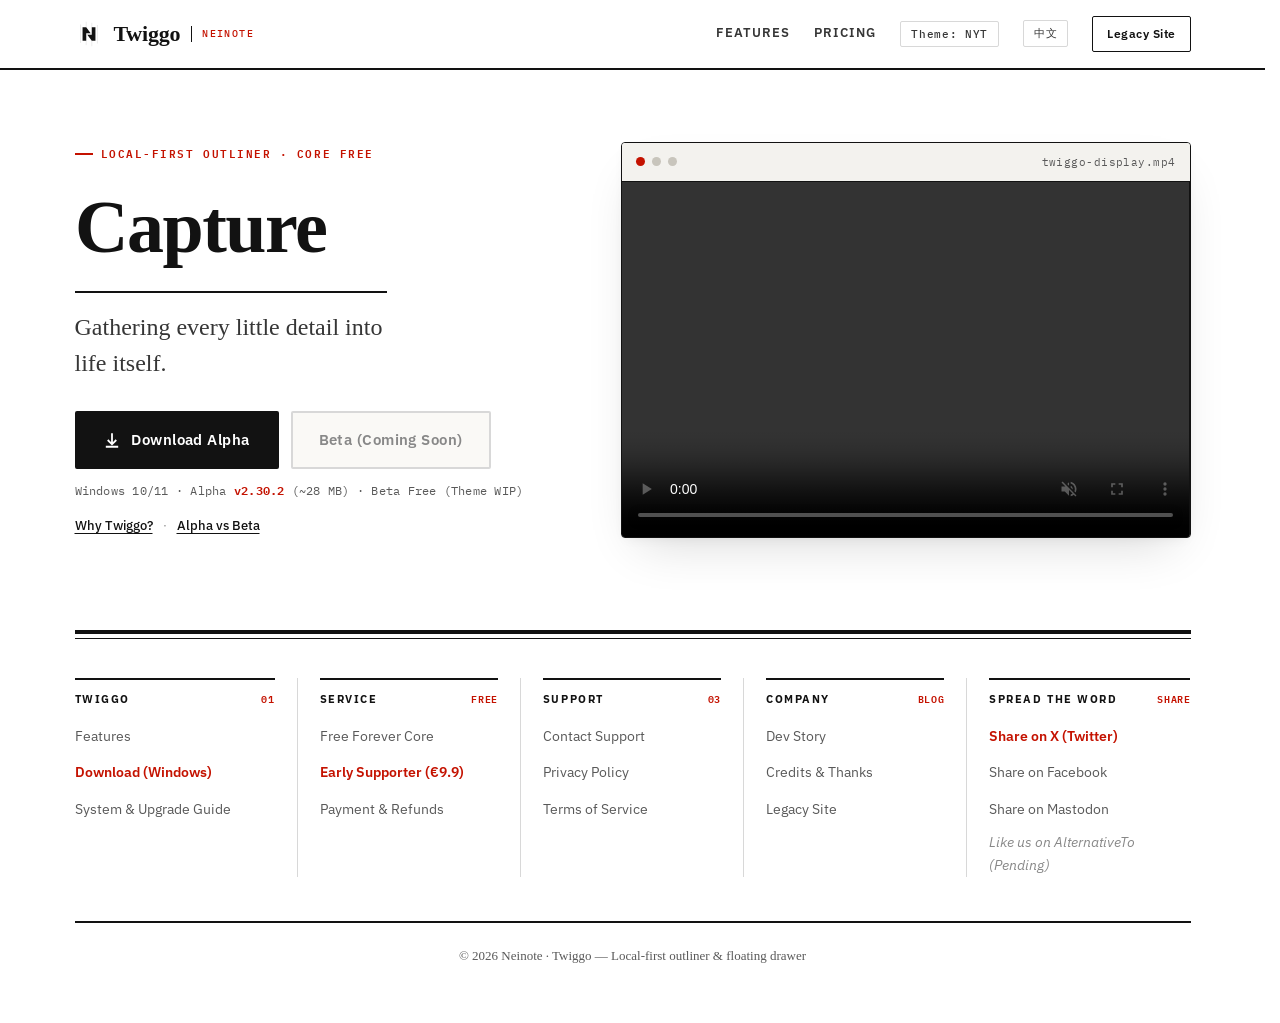
<file: index.html>
<!DOCTYPE html>
<html lang="zh-Hans">

<head>
  <meta charset="utf-8">
  <meta name="viewport" content="width=device-width,initial-scale=1">
  <title>Twiggo · Neinote — 让所有的细枝末节，汇聚成生活本身</title>
  <meta name="description" content="Twiggo（枝络）与 Neinote：本地优先的悬浮抽屉与树状大纲笔记，核心功能永久免费。">
  <meta name="theme-color" content="#ffffff">
  <link rel="icon" type="image/svg+xml"
    href="data:image/svg+xml,%3Csvg xmlns='http://www.w3.org/2000/svg' viewBox='0 0 100 100' fill='none'%3E%3Cpath d='M27,26 H40 L56,47 H40 V74 H27 Z' fill='%23121212'/%3E%3Cpath d='M60,26 H73 V74 H60 L44,53 H60 Z' fill='%23121212'/%3E%3C/svg%3E">
  <link rel="preconnect" href="https://fonts.googleapis.com">
  <link rel="preconnect" href="https://fonts.gstatic.com" crossorigin>
  <link rel="preconnect" href="https://fontsapi.zeoseven.com" crossorigin>
  <link href="https://fonts.googleapis.com/css2?family=IBM+Plex+Mono:wght@400;500;600&family=IBM+Plex+Sans:wght@400;500;600;700&display=swap"
    rel="stylesheet">
  <link rel="stylesheet" href="https://fontsapi.zeoseven.com/22/main/result.css">
  <link rel="stylesheet" href="css/nyt-home.css?v=2.30.2">
  <script src="https://www.creem.io/embed.js" async></script>
</head>

<body>
  <!-- ============ 顶部导航：Features / Pricing / 中英切换 / 返回旧版官网 ============ -->
  <header class="nyt-header">
    <div class="nyt-header-inner">
      <a href="#top" class="nyt-brand" aria-label="Twiggo 首页">
        <svg class="nyt-brand-icon" viewBox="0 0 100 100" fill="none" aria-hidden="true">
          <g stroke="currentColor" stroke-opacity="0.22" stroke-width="1.4">
            <line x1="20" y1="16" x2="20" y2="82" />
            <line x1="40" y1="6" x2="40" y2="90" />
            <line x1="60" y1="10" x2="60" y2="94" />
            <line x1="80" y1="18" x2="80" y2="84" />
          </g>
          <path d="M27,26 H40 L56,47 H40 V74 H27 Z" fill="currentColor" />
          <path d="M60,26 H73 V74 H60 L44,53 H60 Z" fill="currentColor" />
        </svg>
        <span class="nyt-brand-name">Twiggo</span>
        <span class="nyt-brand-sub">NEINOTE</span>
      </a>

      <nav class="nyt-nav" aria-label="主导航">
        <button type="button" class="nyt-nav-btn" data-panel="features" data-i18n="navFeatures">特性</button>
        <button type="button" class="nyt-nav-btn" data-panel="pricing" data-i18n="navPricing">定价</button>
        <button type="button" class="nyt-lang-btn" id="nyt-theme-toggle" aria-label="Switch theme">报纸</button>
        <button type="button" class="nyt-lang-btn" id="nyt-lang-toggle" aria-label="Switch language">EN</button>
        <a href="legacy.html" class="nyt-nav-legacy" data-i18n="navLegacy">返回旧版官网</a>
      </nav>
    </div>
  </header>

  <main class="nyt-main" id="top">
    <!-- ============ 首屏：左侧 Capture-Connect-Convey + Slogan + Download；右侧 MP4 视频 ============ -->
    <section class="nyt-hero" aria-label="产品概览">
      <div class="nyt-hero-copy">
        <p class="nyt-kicker" data-i18n="heroKicker">本地优先 · 树状大纲 · 核心永久免费</p>

        <h1 class="nyt-wordmark" id="hero-wordmark" aria-label="Capture-Connect-Convey">
          <span class="nyt-wordmark-fallback">Capture</span>
          <svg class="gooey-svg" viewBox="0 0 460 96" preserveAspectRatio="xMinYMid meet" aria-hidden="true">
            <defs>
              <filter id="gooey-morph" x="-10%" y="-30%" width="120%" height="160%">
                <feGaussianBlur id="gooey-blur" in="SourceGraphic" stdDeviation="0" result="blur" />
                <feColorMatrix in="blur" mode="matrix" values="1 0 0 0 0  0 1 0 0 0  0 0 1 0 0  0 0 0 18 -7"
                  result="goo" />
                <feComposite in="SourceGraphic" in2="goo" operator="atop" />
              </filter>
            </defs>
            <g id="gooey-group">
              <text id="gooey-t1" x="0" y="50" text-anchor="start" dominant-baseline="central">Capture</text>
              <text id="gooey-t2" x="0" y="50" text-anchor="start" dominant-baseline="central" opacity="0">Connect</text>
            </g>
          </svg>
        </h1>

        <p class="nyt-slogan" data-i18n="heroSlogan">让所有的细枝末节，汇聚成生活本身。</p>

        <div class="nyt-cta-group">
          <div class="nyt-cta-row">
            <a id="hero-download-btn" class="nyt-download-btn"
              href="https://download.tcommon.top/twiggo-v2.30.2.exe" download="twiggo-v2.30.2.exe" rel="noopener">
              <svg width="18" height="18" viewBox="0 0 16 16" fill="none" stroke="currentColor" stroke-width="1.6"
                aria-hidden="true">
                <path d="M8 2v9.5M4.2 8l3.8 3.8L11.8 8M2.5 14h11" />
              </svg>
              <span data-i18n="heroDownloadAlpha">下载 Alpha 版</span>
            </a>
            <!-- Beta 版下载链接待主题打磨完成后填入 -->
            <span id="hero-download-beta" class="nyt-download-btn is-beta is-soon" aria-disabled="true">
              <span data-i18n="heroDownloadBeta">Beta 版（即将上线）</span>
            </span>
          </div>
          <p class="nyt-download-meta" id="hero-download-meta">
            Windows 10/11 · Alpha <span class="nyt-ver-accent">v2.30.2</span> · 约 28 MB · Beta 免费（主题打磨中）
          </p>
          <div class="nyt-sub-links">
            <button type="button" class="nyt-sub-link" data-panel="why" data-i18n="linkWhy">Why Twiggo?</button>
            <span class="nyt-sub-sep" aria-hidden="true">·</span>
            <button type="button" class="nyt-sub-link" data-panel="compare" data-i18n="linkCompare">Alpha vs Beta</button>
          </div>
        </div>
      </div>

      <div class="nyt-hero-media">
        <div class="nyt-window-frame">
          <div class="nyt-window-bar" aria-hidden="true">
            <span class="nyt-window-dot is-red"></span>
            <span class="nyt-window-dot"></span>
            <span class="nyt-window-dot"></span>
            <span class="nyt-window-title" data-i18n="windowTitle">枝络 · 实机演示</span>
          </div>
          <video class="nyt-video" src="asset/twiggo-display.mp4" controls autoplay muted loop playsinline
            preload="metadata"></video>
        </div>
      </div>
    </section>

    <!-- ============ 下方：NYT 杂志版式双线分割 + 5 列索引目录 ============ -->
    <footer class="nyt-footer" aria-label="网站索引与法律信息">
      <div class="nyt-directory">
        <div class="nyt-dir-col">
          <h2><span data-i18n="colTwiggo">枝络产品</span><span class="nyt-dir-badge">01</span></h2>
          <ul class="nyt-dir-list">
            <li><button type="button" class="nyt-dir-link" data-panel="features" data-i18n="dirFeatures">功能特性</button></li>
            <li><a id="dir-download-link" class="nyt-dir-link is-highlight" href="https://download.tcommon.top/twiggo-v2.30.2.exe"
                download="twiggo-v2.30.2.exe" rel="noopener" data-i18n="dirDownload">立即下载 (Windows)</a></li>
            <li><button type="button" class="nyt-dir-link" data-panel="runtime" data-i18n="dirRuntime">运行与升级说明</button></li>
          </ul>
        </div>

        <div class="nyt-dir-col">
          <h2><span data-i18n="colService">服务与定价</span><span class="nyt-dir-badge" data-i18n="badgeFree">免费</span></h2>
          <ul class="nyt-dir-list">
            <li><button type="button" class="nyt-dir-link" data-panel="pricing" data-i18n="dirCoreFree">核心功能永久免费</button></li>
            <li><button type="button" class="nyt-dir-link is-highlight" data-panel="pricing" data-i18n="dirSupporter">早期支持者 (€9.9)</button></li>
            <li><button type="button" class="nyt-dir-link" data-panel="payment" data-i18n="dirPayment">支付与退款说明</button></li>
          </ul>
        </div>

        <div class="nyt-dir-col">
          <h2><span data-i18n="colSupport">支持与合规</span><span class="nyt-dir-badge">03</span></h2>
          <ul class="nyt-dir-list">
            <li><button type="button" class="nyt-dir-link" data-panel="contact" data-i18n="dirContact">联系支持</button></li>
            <li><button type="button" class="nyt-dir-link" data-panel="privacy" data-i18n="dirPrivacy">隐私政策</button></li>
            <li><button type="button" class="nyt-dir-link" data-panel="terms" data-i18n="dirTerms">服务条款</button></li>
          </ul>
        </div>

        <div class="nyt-dir-col">
          <h2><span data-i18n="colCompany">开发轨迹</span><span class="nyt-dir-badge" data-i18n="badgeBlog">博客</span></h2>
          <ul class="nyt-dir-list">
            <li><a class="nyt-dir-link" href="story.html" data-i18n="dirStory">开发故事</a></li>
            <li><a class="nyt-dir-link" href="credits.html" data-i18n="dirThanks">致谢名单</a></li>
            <li><a class="nyt-dir-link" href="legacy.html" data-i18n="dirLegacy">返回旧版官网</a></li>
          </ul>
        </div>

        <div class="nyt-dir-col">
          <h2><span data-i18n="colSpread">口碑传播</span><span class="nyt-dir-badge" data-i18n="badgeShare">分享</span></h2>
          <ul class="nyt-dir-list">
            <li><a class="nyt-dir-link is-highlight"
                href="https://twitter.com/intent/tweet?text=Twiggo%20by%20Neinote%20%E2%80%94%20A%20local-first%20floating%20drawer%20%26%20tree%20outliner.%20Core%20features%20are%20free%20forever.&url=https%3A%2F%2Fneinote.tcommon.top"
                target="_blank" rel="noopener" data-i18n="dirShareX">分享到 X (Twitter)</a></li>
            <li><a class="nyt-dir-link"
                href="https://www.facebook.com/sharer/sharer.php?u=https%3A%2F%2Fneinote.tcommon.top&quote=Twiggo%20by%20Neinote%20%E2%80%94%20A%20local-first%20floating%20drawer%20%26%20tree%20outliner."
                target="_blank" rel="noopener" data-i18n="dirShareFb">分享到 Facebook</a></li>
            <li><a class="nyt-dir-link"
                href="https://mastodon.social/share?text=Twiggo%20by%20Neinote%20%E2%80%94%20A%20local-first%20floating%20drawer%20%26%20tree%20outliner.%20https%3A%2F%2Fneinote.tcommon.top"
                target="_blank" rel="noopener" data-i18n="dirShareMastodon">分享到 Mastodon</a></li>
            <li><span class="nyt-dir-link is-placeholder" aria-disabled="true" data-i18n="dirAltTo">AlternativeTo 审核中（即将上线）</span></li>
          </ul>
        </div>
      </div>

      <p class="nyt-copyright" data-i18n="copyright">&copy; 2026 Neinote &middot; Twiggo &mdash; 本地优先的悬浮抽屉与树状大纲笔记</p>
    </footer>
  </main>

  <!-- ============ 原生模态阅读抽屉 (<dialog>) ============ -->
  <dialog class="nyt-dialog" id="nyt-dialog" closedby="any" aria-labelledby="nyt-dialog-title">
    <div class="nyt-dialog-head">
      <div>
        <p class="nyt-dialog-eyebrow" id="nyt-dialog-eyebrow">TWIGGO</p>
        <h2 class="nyt-dialog-title" id="nyt-dialog-title">详情</h2>
      </div>
      <button type="button" class="nyt-dialog-close" id="nyt-dialog-close" aria-label="关闭弹窗">&times;</button>
    </div>
    <div class="nyt-dialog-body" id="nyt-dialog-body"></div>
  </dialog>

  <script src="js/nyt-home.js?v=2.30.2"></script>
</body>

</html>
</file>
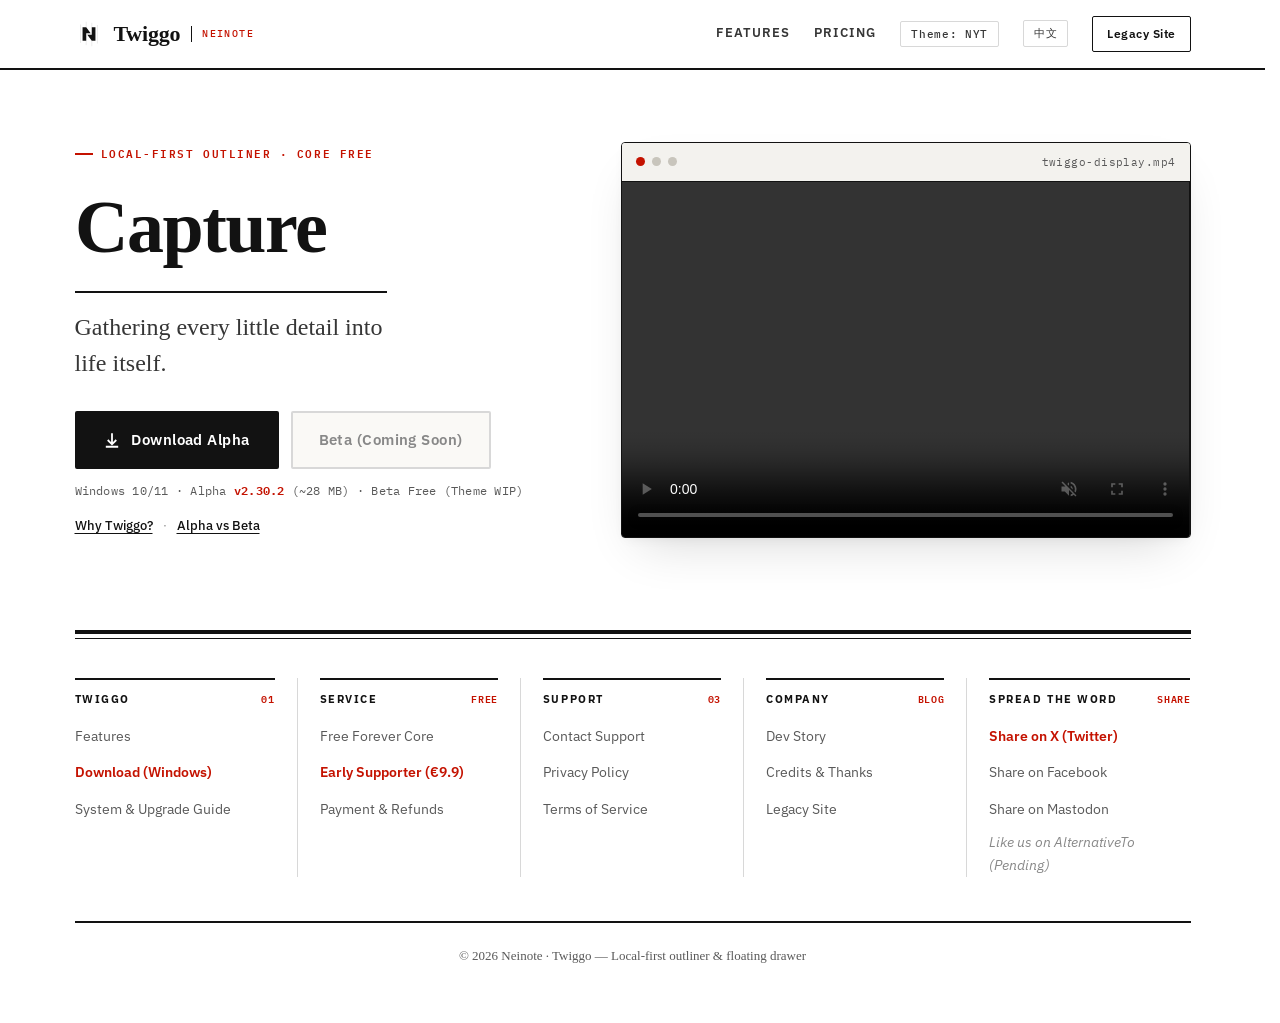
<file: thanks/index.html>
<!DOCTYPE html>
<html lang="zh-Hans">
<head>
  <meta charset="utf-8">
  <title>致谢名单 · Neinote</title>
  <meta http-equiv="refresh" content="0;url=../#thanks">
  <script>location.replace('../#thanks');</script>
</head>
<body>
  <p>正在前往致谢名单：<a href="../#thanks">点击这里打开</a></p>
</body>
</html>
</file>
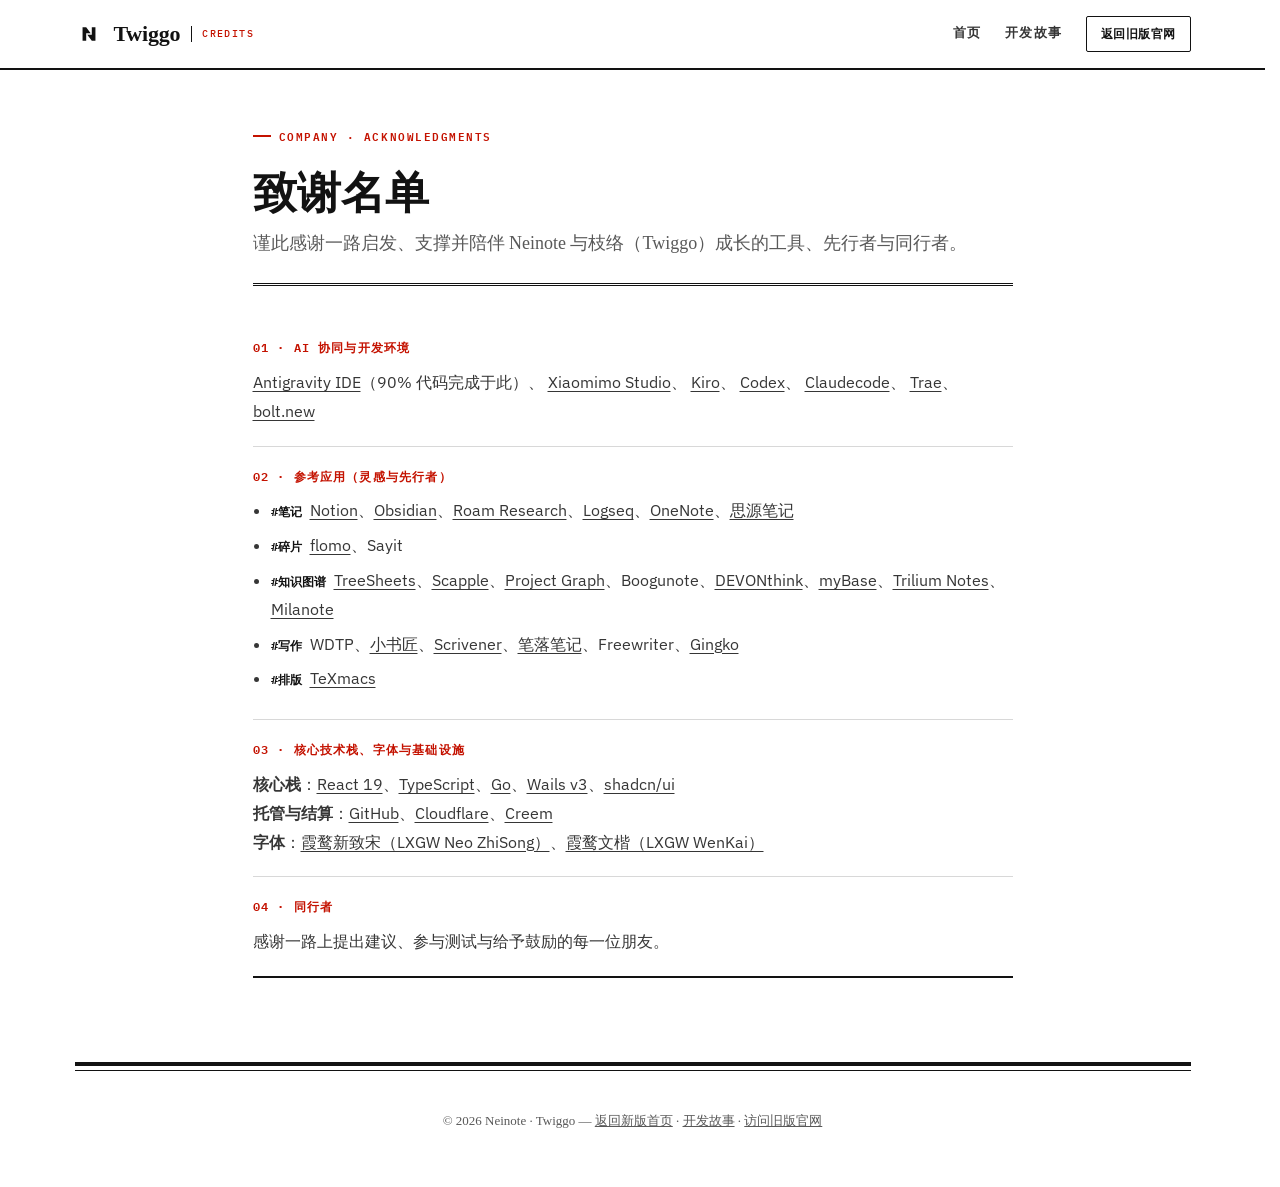
<file: credits.html>
<!DOCTYPE html>
<html lang="zh-Hans">

<head>
  <meta charset="utf-8">
  <meta name="viewport" content="width=device-width,initial-scale=1">
  <title>致谢名单 · Neinote &amp; Twiggo</title>
  <meta name="description" content="Neinote 与枝络（Twiggo）的致谢名单：AI 协同环境、参考应用、核心技术栈与同行者。">
  <meta name="theme-color" content="#ffffff">
  <link rel="icon" type="image/svg+xml"
    href="data:image/svg+xml,%3Csvg xmlns='http://www.w3.org/2000/svg' viewBox='0 0 100 100' fill='none'%3E%3Cpath d='M27,26 H40 L56,47 H40 V74 H27 Z' fill='%23121212'/%3E%3Cpath d='M60,26 H73 V74 H60 L44,53 H60 Z' fill='%23121212'/%3E%3C/svg%3E">
  <link rel="preconnect" href="https://fonts.googleapis.com">
  <link rel="preconnect" href="https://fonts.gstatic.com" crossorigin>
  <link rel="preconnect" href="https://fontsapi.zeoseven.com" crossorigin>
  <link href="https://fonts.googleapis.com/css2?family=IBM+Plex+Mono:wght@400;500;600&family=IBM+Plex+Sans:wght@400;500;600;700&display=swap"
    rel="stylesheet">
  <link rel="stylesheet" href="https://fontsapi.zeoseven.com/22/main/result.css">
  <link rel="stylesheet" href="css/nyt-home.css?v=2.30.2">
  <style>
    .nyt-credits-wrap {
      max-inline-size: 760px;
      margin-inline: auto;
      padding-block: 48px 64px;
    }

    .nyt-credits-head {
      padding-bottom: 24px;
      margin-bottom: 32px;
      border-bottom: 3px double var(--nyt-rule-strong);
    }

    .nyt-credits-title {
      margin: 10px 0 10px;
      font-family: var(--nyt-serif);
      font-size: clamp(32px, 4.5vw, 44px);
      line-height: 1.15;
      color: var(--nyt-ink);
    }

    .nyt-credits-sub {
      margin: 0;
      font-family: var(--nyt-serif);
      font-size: 18px;
      color: var(--nyt-muted);
    }

    .nyt-credits-group {
      padding: 20px 0;
      border-bottom: 1.5px solid var(--nyt-rule);
    }

    .nyt-credits-group:last-of-type {
      border-bottom: 2px solid var(--nyt-ink);
    }

    .nyt-credits-group h2 {
      margin: 0 0 10px;
      font-family: var(--nyt-mono);
      font-size: 12px;
      font-weight: 600;
      letter-spacing: 0.1em;
      text-transform: uppercase;
      color: var(--nyt-red);
    }

    .nyt-credits-group p,
    .nyt-credits-list {
      margin: 0;
      font-size: 16px;
      line-height: 1.8;
      color: var(--nyt-ink-soft);
    }

    .nyt-credits-list {
      padding-left: 18px;
    }

    .nyt-credits-list li {
      margin-bottom: 6px;
    }

    .nyt-credits-tag {
      font-family: var(--nyt-mono);
      font-size: 12px;
      font-weight: 600;
      color: var(--nyt-ink);
      margin-right: 8px;
    }

    .nyt-credits-group a {
      text-decoration: underline;
      text-underline-offset: 3px;
    }

    .nyt-credits-group a:hover {
      color: var(--nyt-red);
    }
  </style>
</head>

<body>
  <header class="nyt-header">
    <div class="nyt-header-inner">
      <a href="index.html" class="nyt-brand" aria-label="返回新版首页">
        <svg class="nyt-brand-icon" viewBox="0 0 100 100" fill="none" aria-hidden="true">
          <path d="M27,26 H40 L56,47 H40 V74 H27 Z" fill="currentColor" />
          <path d="M60,26 H73 V74 H60 L44,53 H60 Z" fill="currentColor" />
        </svg>
        <span class="nyt-brand-name">Twiggo</span>
        <span class="nyt-brand-sub">CREDITS</span>
      </a>

      <nav class="nyt-nav" aria-label="致谢页导航">
        <a href="index.html" class="nyt-nav-btn" style="text-decoration:none">首页</a>
        <a href="story.html" class="nyt-nav-btn" style="text-decoration:none">开发故事</a>
        <a href="legacy.html" class="nyt-nav-legacy">返回旧版官网</a>
      </nav>
    </div>
  </header>

  <main class="nyt-main">
    <section class="nyt-credits-wrap">
      <header class="nyt-credits-head">
        <p class="nyt-kicker">COMPANY · ACKNOWLEDGMENTS</p>
        <h1 class="nyt-credits-title">致谢名单</h1>
        <p class="nyt-credits-sub">谨此感谢一路启发、支撑并陪伴 Neinote 与枝络（Twiggo）成长的工具、先行者与同行者。</p>
      </header>

      <div class="nyt-credits-group">
        <h2>01 · AI 协同与开发环境</h2>
        <p>
          <a href="https://antigravity.google" target="_blank" rel="noopener">Antigravity IDE</a>（90% 代码完成于此）、
          <a href="https://aistudio.xiaomimimo.com" target="_blank" rel="noopener">Xiaomimo Studio</a>、
          <a href="https://kiro.dev" target="_blank" rel="noopener">Kiro</a>、
          <a href="https://openai.com/codex/" target="_blank" rel="noopener">Codex</a>、
          <a href="https://www.anthropic.com/claude-code" target="_blank" rel="noopener">Claudecode</a>、
          <a href="https://www.trae.ai" target="_blank" rel="noopener">Trae</a>、
          <a href="https://bolt.new" target="_blank" rel="noopener">bolt.new</a>
        </p>
      </div>

      <div class="nyt-credits-group">
        <h2>02 · 参考应用（灵感与先行者）</h2>
        <ul class="nyt-credits-list">
          <li><span class="nyt-credits-tag">#笔记</span><a href="https://www.notion.so" target="_blank" rel="noopener">Notion</a>、<a href="https://obsidian.md" target="_blank" rel="noopener">Obsidian</a>、<a href="https://roamresearch.com" target="_blank" rel="noopener">Roam Research</a>、<a href="https://logseq.com" target="_blank" rel="noopener">Logseq</a>、<a href="https://www.onenote.com" target="_blank" rel="noopener">OneNote</a>、<a href="https://b3log.org/siyuan/" target="_blank" rel="noopener">思源笔记</a></li>
          <li><span class="nyt-credits-tag">#碎片</span><a href="https://flomoapp.com" target="_blank" rel="noopener">flomo</a>、Sayit</li>
          <li><span class="nyt-credits-tag">#知识图谱</span><a href="https://strlen.com/treesheets/" target="_blank" rel="noopener">TreeSheets</a>、<a href="https://www.literatureandlatte.com/scapple/overview" target="_blank" rel="noopener">Scapple</a>、<a href="https://github.com/graphif/project-graph" target="_blank" rel="noopener">Project Graph</a>、Boogunote、<a href="https://www.devontechnologies.com/apps/devonthink" target="_blank" rel="noopener">DEVONthink</a>、<a href="https://www.wjjsoft.com/mybase.html" target="_blank" rel="noopener">myBase</a>、<a href="https://github.com/TriliumNext/Notes" target="_blank" rel="noopener">Trilium Notes</a>、<a href="https://milanote.com" target="_blank" rel="noopener">Milanote</a></li>
          <li><span class="nyt-credits-tag">#写作</span>WDTP、<a href="https://github.com/suziwen/markdownxiaoshujiang" target="_blank" rel="noopener">小书匠</a>、<a href="https://www.literatureandlatte.com/scrivener/overview" target="_blank" rel="noopener">Scrivener</a>、<a href="https://pendown.cn" target="_blank" rel="noopener">笔落笔记</a>、Freewriter、<a href="https://gingkowriter.com" target="_blank" rel="noopener">Gingko</a></li>
          <li><span class="nyt-credits-tag">#排版</span><a href="https://www.texmacs.org" target="_blank" rel="noopener">TeXmacs</a></li>
        </ul>
      </div>

      <div class="nyt-credits-group">
        <h2>03 · 核心技术栈、字体与基础设施</h2>
        <p>
          <strong>核心栈</strong>：<a href="https://react.dev" target="_blank" rel="noopener">React 19</a>、<a href="https://www.typescriptlang.org" target="_blank" rel="noopener">TypeScript</a>、<a href="https://go.dev" target="_blank" rel="noopener">Go</a>、<a href="https://github.com/wailsapp/wails" target="_blank" rel="noopener">Wails v3</a>、<a href="https://ui.shadcn.com" target="_blank" rel="noopener">shadcn/ui</a><br>
          <strong>托管与结算</strong>：<a href="https://github.com" target="_blank" rel="noopener">GitHub</a>、<a href="https://www.cloudflare.com" target="_blank" rel="noopener">Cloudflare</a>、<a href="https://www.creem.io" target="_blank" rel="noopener">Creem</a><br>
          <strong>字体</strong>：<a href="https://github.com/lxgw/LxgwNeoZhiSong" target="_blank" rel="noopener">霞鹜新致宋（LXGW Neo ZhiSong）</a>、<a href="https://github.com/lxgw/LxgwWenKai" target="_blank" rel="noopener">霞鹜文楷（LXGW WenKai）</a>
        </p>
      </div>

      <div class="nyt-credits-group">
        <h2>04 · 同行者</h2>
        <p>感谢一路上提出建议、参与测试与给予鼓励的每一位朋友。</p>
      </div>
    </section>

    <footer class="nyt-footer">
      <p class="nyt-copyright" style="margin-top:0;border-top:none;padding-top:0">
        &copy; 2026 Neinote &middot; Twiggo &mdash; <a href="index.html">返回新版首页</a> &middot; <a href="story.html">开发故事</a> &middot; <a href="legacy.html">访问旧版官网</a>
      </p>
    </footer>
  </main>
</body>

</html>
</file>
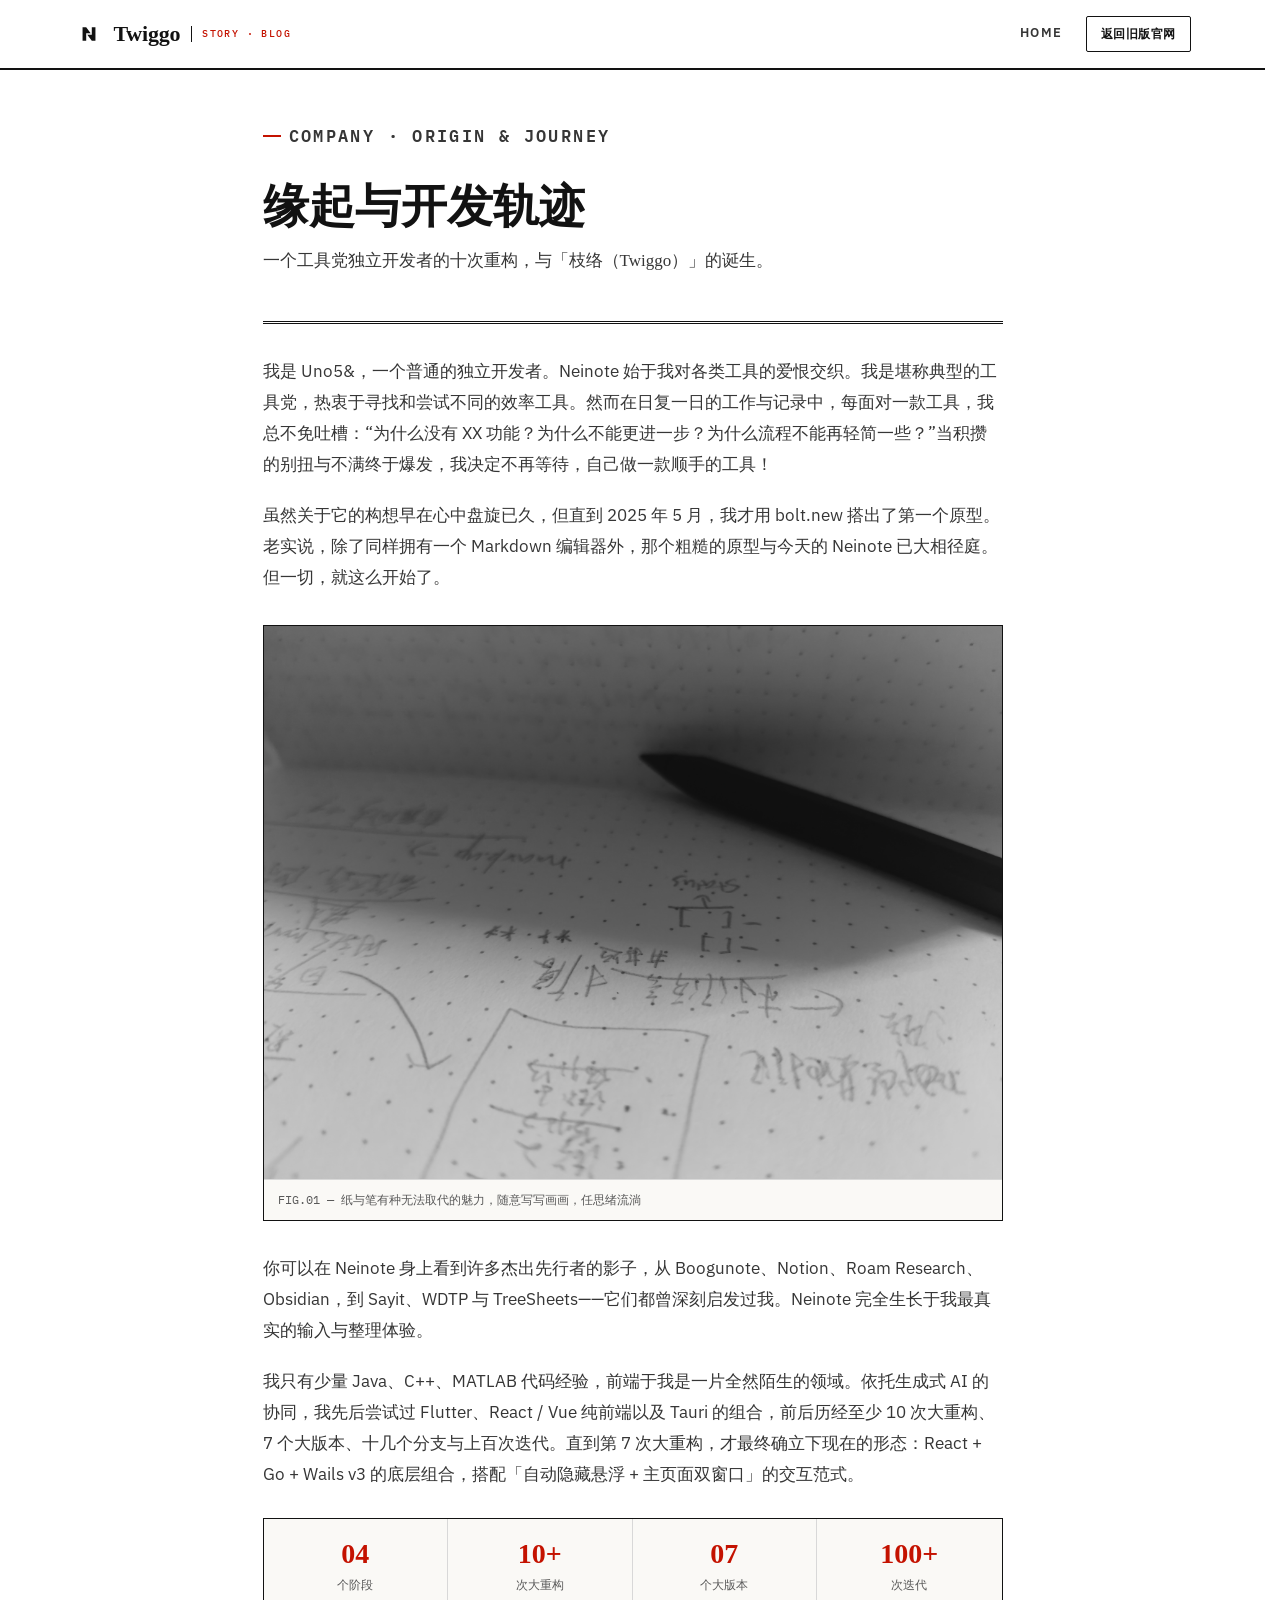
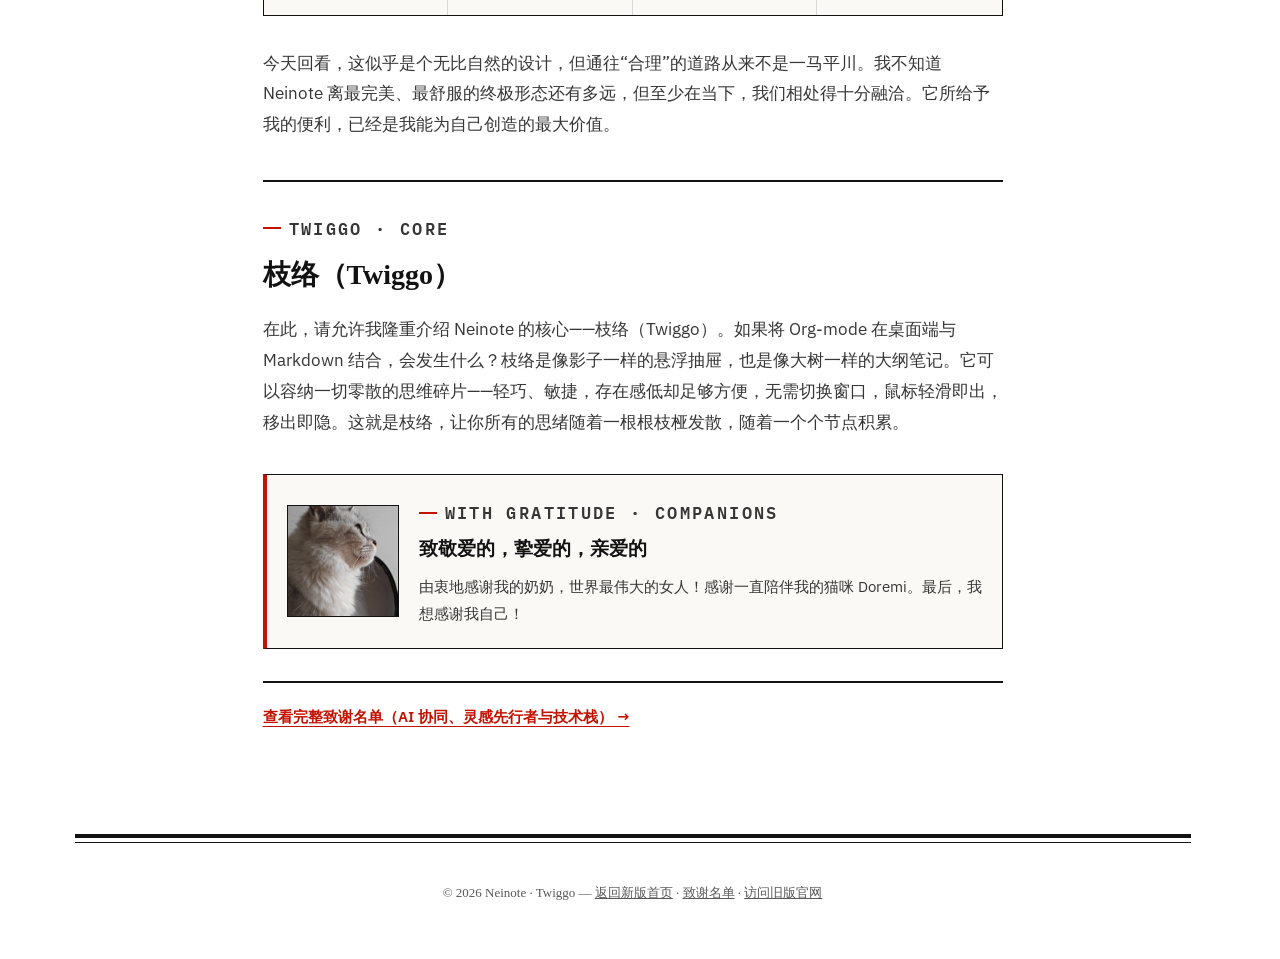
<file: story.html>
<!DOCTYPE html>
<html lang="zh-Hans">

<head>
  <meta charset="utf-8">
  <meta name="viewport" content="width=device-width,initial-scale=1">
  <title>开发故事 · Neinote &amp; Twiggo</title>
  <meta name="description" content="Neinote 与枝络（Twiggo）的开发缘起、技术演进轨迹与致谢名单。">
  <meta name="theme-color" content="#ffffff">
  <link rel="icon" type="image/svg+xml"
    href="data:image/svg+xml,%3Csvg xmlns='http://www.w3.org/2000/svg' viewBox='0 0 100 100' fill='none'%3E%3Cpath d='M27,26 H40 L56,47 H40 V74 H27 Z' fill='%23121212'/%3E%3Cpath d='M60,26 H73 V74 H60 L44,53 H60 Z' fill='%23121212'/%3E%3C/svg%3E">
  <link rel="preconnect" href="https://fonts.googleapis.com">
  <link rel="preconnect" href="https://fonts.gstatic.com" crossorigin>
  <link rel="preconnect" href="https://fontsapi.zeoseven.com" crossorigin>
  <link href="https://fonts.googleapis.com/css2?family=IBM+Plex+Mono:wght@400;500;600&family=IBM+Plex+Sans:wght@400;500;600;700&display=swap"
    rel="stylesheet">
  <link rel="stylesheet" href="https://fontsapi.zeoseven.com/22/main/result.css">
  <link rel="stylesheet" href="css/nyt-home.css?v=2.30.2">
  <style>
    .nyt-article {
      max-inline-size: 740px;
      margin-inline: auto;
      padding-block: 48px 64px;
    }

    .nyt-article-head {
      padding-bottom: 24px;
      margin-bottom: 32px;
      border-bottom: 3px double var(--nyt-rule-strong);
    }

    .nyt-article-title {
      margin: 10px 0 12px;
      font-family: var(--nyt-serif);
      font-size: clamp(32px, 4.5vw, 46px);
      line-height: 1.15;
      color: var(--nyt-ink);
    }

    .nyt-article-sub {
      margin: 0;
      font-family: var(--nyt-serif);
      font-size: 18px;
      color: var(--nyt-muted);
    }

    .nyt-article p {
      margin: 0 0 20px;
      font-size: 17px;
      line-height: 1.82;
      color: var(--nyt-ink-soft);
    }

    .nyt-figure {
      margin: 32px 0;
      border: 1.5px solid var(--nyt-ink);
      background: var(--nyt-paper);
    }

    .nyt-figure img {
      inline-size: 100%;
      block-size: auto;
    }

    .nyt-figure figcaption {
      padding: 10px 14px;
      font-family: var(--nyt-mono);
      font-size: 12px;
      color: var(--nyt-muted);
      border-top: 1px solid var(--nyt-rule);
    }

    .nyt-stats {
      display: grid;
      grid-template-columns: repeat(4, minmax(0, 1fr));
      border: 1.5px solid var(--nyt-ink);
      margin: 28px 0 32px;
      background: var(--nyt-paper);
    }

    .nyt-stat-cell {
      padding: 18px 14px;
      text-align: center;
      border-right: 1px solid var(--nyt-rule);
    }

    .nyt-stat-cell:last-child {
      border-right: none;
    }

    .nyt-stat-num {
      display: block;
      font-family: var(--nyt-serif);
      font-size: 28px;
      font-weight: 700;
      color: var(--nyt-red);
      line-height: 1.2;
    }

    .nyt-stat-label {
      font-family: var(--nyt-mono);
      font-size: 12px;
      color: var(--nyt-muted);
    }

    .nyt-thanks-sec {
      margin-top: 48px;
      padding-top: 32px;
      border-top: 4px solid var(--nyt-ink);
    }

    .nyt-thanks-sec h2 {
      margin: 0 0 18px;
      font-family: var(--nyt-serif);
      font-size: 26px;
      color: var(--nyt-ink);
    }

    .nyt-thanks-group {
      padding: 14px 0;
      border-bottom: 1px solid var(--nyt-rule);
    }

    .nyt-thanks-group h3 {
      margin: 0 0 6px;
      font-family: var(--nyt-mono);
      font-size: 12px;
      letter-spacing: 0.1em;
      text-transform: uppercase;
      color: var(--nyt-red);
    }

    .nyt-thanks-group p {
      margin: 0;
      font-size: 15px;
      line-height: 1.7;
    }

    .nyt-companion {
      margin-top: 36px;
      padding: 20px;
      border: 1.5px solid var(--nyt-ink);
      border-left: 4px solid var(--nyt-red);
      background: var(--nyt-paper);
      display: grid;
      grid-template-columns: 112px minmax(0, 1fr);
      gap: 20px;
      align-items: center;
    }

    .nyt-companion img {
      inline-size: 112px;
      block-size: 112px;
      object-fit: cover;
      border: 1px solid var(--nyt-ink);
    }

    @media (max-width: 640px) {
      .nyt-stats {
        grid-template-columns: repeat(2, minmax(0, 1fr));
      }

      .nyt-stat-cell:nth-child(2) {
        border-right: none;
      }

      .nyt-stat-cell:nth-child(1),
      .nyt-stat-cell:nth-child(2) {
        border-bottom: 1px solid var(--nyt-rule);
      }

      .nyt-companion {
        grid-template-columns: 1fr;
      }
    }
  </style>
</head>

<body>
  <header class="nyt-header">
    <div class="nyt-header-inner">
      <a href="index.html" class="nyt-brand" aria-label="返回新版首页">
        <svg class="nyt-brand-icon" viewBox="0 0 100 100" fill="none" aria-hidden="true">
          <path d="M27,26 H40 L56,47 H40 V74 H27 Z" fill="currentColor" />
          <path d="M60,26 H73 V74 H60 L44,53 H60 Z" fill="currentColor" />
        </svg>
        <span class="nyt-brand-name">Twiggo</span>
        <span class="nyt-brand-sub">STORY · BLOG</span>
      </a>

      <nav class="nyt-nav" aria-label="故事页导航">
        <a href="index.html" class="nyt-nav-btn" style="text-decoration:none">Home</a>
        <a href="legacy.html" class="nyt-nav-legacy">返回旧版官网</a>
      </nav>
    </div>
  </header>

  <main class="nyt-main">
    <article class="nyt-article">
      <header class="nyt-article-head">
        <p class="nyt-kicker">COMPANY · ORIGIN &amp; JOURNEY</p>
        <h1 class="nyt-article-title">缘起与开发轨迹</h1>
        <p class="nyt-article-sub">一个工具党独立开发者的十次重构，与「枝络（Twiggo）」的诞生。</p>
      </header>

      <p>
        我是 Uno5&amp;，一个普通的独立开发者。Neinote 始于我对各类工具的爱恨交织。我是堪称典型的工具党，热衷于寻找和尝试不同的效率工具。然而在日复一日的工作与记录中，每面对一款工具，我总不免吐槽：“为什么没有 XX 功能？为什么不能更进一步？为什么流程不能再轻简一些？”当积攒的别扭与不满终于爆发，我决定不再等待，自己做一款顺手的工具！
      </p>

      <p>
        虽然关于它的构想早在心中盘旋已久，但直到 2025 年 5 月，我才用 bolt.new 搭出了第一个原型。老实说，除了同样拥有一个 Markdown 编辑器外，那个粗糙的原型与今天的 Neinote 已大相径庭。但一切，就这么开始了。
      </p>

      <figure class="nyt-figure">
        <img src="asset/pen_paper.jpg" alt="纸与笔有种无法取代的魅力，随意写写画画" loading="lazy">
        <figcaption>FIG.01 — 纸与笔有种无法取代的魅力，随意写写画画，任思绪流淌</figcaption>
      </figure>

      <p>
        你可以在 Neinote 身上看到许多杰出先行者的影子，从 Boogunote、Notion、Roam Research、Obsidian，到 Sayit、WDTP 与 TreeSheets——它们都曾深刻启发过我。Neinote 完全生长于我最真实的输入与整理体验。
      </p>

      <p>
        我只有少量 Java、C++、MATLAB 代码经验，前端于我是一片全然陌生的领域。依托生成式 AI 的协同，我先后尝试过 Flutter、React / Vue 纯前端以及 Tauri 的组合，前后历经至少 10 次大重构、7 个大版本、十几个分支与上百次迭代。直到第 7 次大重构，才最终确立下现在的形态：React + Go + Wails v3 的底层组合，搭配「自动隐藏悬浮 + 主页面双窗口」的交互范式。
      </p>

      <div class="nyt-stats" aria-label="项目演进数据">
        <div class="nyt-stat-cell"><span class="nyt-stat-num">04</span><span class="nyt-stat-label">个阶段</span></div>
        <div class="nyt-stat-cell"><span class="nyt-stat-num">10+</span><span class="nyt-stat-label">次大重构</span></div>
        <div class="nyt-stat-cell"><span class="nyt-stat-num">07</span><span class="nyt-stat-label">个大版本</span></div>
        <div class="nyt-stat-cell"><span class="nyt-stat-num">100+</span><span class="nyt-stat-label">次迭代</span></div>
      </div>

      <p>
        今天回看，这似乎是个无比自然的设计，但通往“合理”的道路从来不是一马平川。我不知道 Neinote 离最完美、最舒服的终极形态还有多远，但至少在当下，我们相处得十分融洽。它所给予我的便利，已经是我能为自己创造的最大价值。
      </p>

      <section style="margin: 40px 0 36px; padding-top: 28px; border-top: 2px solid var(--nyt-ink);">
        <p class="nyt-kicker" style="margin-bottom:8px;">TWIGGO · CORE</p>
        <h2 style="margin:0 0 16px;font-family:var(--nyt-serif);font-size:28px;color:var(--nyt-ink);">枝络（Twiggo）</h2>
        <p>
          在此，请允许我隆重介绍 Neinote 的核心——枝络（Twiggo）。如果将 Org-mode 在桌面端与 Markdown 结合，会发生什么？枝络是像影子一样的悬浮抽屉，也是像大树一样的大纲笔记。它可以容纳一切零散的思维碎片——轻巧、敏捷，存在感低却足够方便，无需切换窗口，鼠标轻滑即出，移出即隐。这就是枝络，让你所有的思绪随着一根根枝桠发散，随着一个个节点积累。
        </p>
      </section>

      <div class="nyt-companion">
        <img src="asset/doremi.jpg" alt="陪伴开发岁月的猫咪 Doremi" loading="lazy">
        <div>
          <p class="nyt-kicker" style="margin-bottom:6px">WITH GRATITUDE · COMPANIONS</p>
          <h3 style="margin:0 0 8px;font-family:var(--nyt-serif)">致敬爱的，挚爱的，亲爱的</h3>
          <p style="margin:0;font-size:15px">由衷地感谢我的奶奶，世界最伟大的女人！感谢一直陪伴我的猫咪 Doremi。最后，我想感谢我自己！</p>
        </div>
      </div>

      <p style="margin-top:32px;padding-top:20px;border-top:2px solid var(--nyt-ink);font-family:var(--nyt-sans);font-size:15px;">
        <a href="credits.html" style="color:var(--nyt-red);font-weight:600;text-decoration:underline;text-underline-offset:4px;">查看完整致谢名单（AI 协同、灵感先行者与技术栈） →</a>
      </p>
    </article>

    <footer class="nyt-footer">
      <p class="nyt-copyright" style="margin-top:0;border-top:none;padding-top:0">
        &copy; 2026 Neinote &middot; Twiggo &mdash; <a href="index.html">返回新版首页</a> &middot; <a href="credits.html">致谢名单</a> &middot; <a href="legacy.html">访问旧版官网</a>
      </p>
    </footer>
  </main>
</body>

</html>
</file>
<file: css/nyt-home.css>
:root {
  --nyt-bg: #ffffff;
  --nyt-paper: #faf9f6;
  --nyt-ink: #121212;
  --nyt-ink-soft: #363636;
  --nyt-muted: #595959;
  --nyt-faint: #888888;
  --nyt-red: #c41200;
  --nyt-red-dark: #980d00;
  --nyt-accent-2: #c41200;
  --nyt-accent-3: #121212;
  --nyt-rule: #d8d8d8;
  --nyt-rule-strong: #121212;
  --nyt-serif: 'Georgia', 'LXGW Neo ZhiSong', 'Noto Serif SC', 'Times New Roman', serif;
  --nyt-sans: 'IBM Plex Sans', -apple-system, BlinkMacSystemFont, 'PingFang SC', 'Microsoft YaHei', sans-serif;
  --nyt-mono: 'IBM Plex Mono', ui-monospace, SFMono-Regular, Menlo, monospace;
  --nyt-max-w: 1180px;
}

/* 主题二：中国青绿山水画（复刻画卷：上层泥金赭黄 → 下层江水浅青绿，高亮石青蓝与石绿） */
[data-nyt-theme="shanshui"] {
  --nyt-bg: #e7d7b4;
  --nyt-paper: rgba(244, 238, 222, 0.78);
  --nyt-ink: #162b22;       /* 亭台墨绿，保证渐变背景上的高对比度 */
  --nyt-ink-soft: #203b30;
  --nyt-muted: #38594b;
  --nyt-faint: #59786a;
  --nyt-red: #1d52ac;       /* 山峦高亮石青蓝 */
  --nyt-red-dark: #153e85;
  --nyt-accent-2: #1a7a49;  /* 山坡高亮石绿 */
  --nyt-accent-3: #1d52ac;
  --nyt-rule: rgba(22, 43, 34, 0.22);
  --nyt-rule-strong: #162b22;
}

[data-nyt-theme="shanshui"] body {
  background: linear-gradient(180deg, #e5d2a7 0%, #f0e6cb 34%, #cfeadb 68%, #a6dec5 100%);
  background-attachment: fixed;
}

[data-nyt-theme="shanshui"] .nyt-header {
  background: rgba(232, 214, 174, 0.88);
  backdrop-filter: blur(8px);
}

[data-nyt-theme="shanshui"] .nyt-wordmark .gooey-svg text,
[data-nyt-theme="shanshui"] .nyt-wordmark-fallback {
  fill: #1a7a49;
  color: #1a7a49;
}

[data-nyt-theme="shanshui"] .nyt-download-btn:not(.is-soon) {
  background-color: #1d52ac;
  border-color: #1d52ac;
}

[data-nyt-theme="shanshui"] .nyt-download-btn:not(.is-soon):hover {
  background-color: #1a7a49;
  border-color: #1a7a49;
}

*,
*::before,
*::after {
  box-sizing: border-box;
}

html {
  scrollbar-gutter: stable;
  scroll-behavior: smooth;
  -webkit-text-size-adjust: 100%;
}

body {
  margin: 0;
  background-color: var(--nyt-bg);
  color: var(--nyt-ink);
  font-family: var(--nyt-sans);
  font-size: 16px;
  line-height: 1.65;
  -webkit-font-smoothing: antialiased;
  -moz-osx-font-smoothing: grayscale;
}

img,
svg,
video {
  display: block;
  max-width: 100%;
}

a {
  color: inherit;
}

/* ==================== 1. 顶部极简导航栏（加粗底线） ==================== */
.nyt-header {
  border-bottom: 2px solid var(--nyt-rule-strong);
  background: var(--nyt-bg);
  position: sticky;
  top: 0;
  z-index: 20;
}

.nyt-header-inner {
  max-width: var(--nyt-max-w);
  margin-inline: auto;
  padding: 16px 32px;
  display: flex;
  align-items: center;
  justify-content: space-between;
  gap: 24px;
}

.nyt-brand {
  display: inline-flex;
  align-items: center;
  gap: 11px;
  text-decoration: none;
  color: var(--nyt-ink);
}

.nyt-brand-icon {
  inline-size: 28px;
  block-size: 28px;
  flex-shrink: 0;
}

.nyt-brand-name {
  font-family: var(--nyt-serif);
  font-size: 22px;
  font-weight: 700;
  letter-spacing: -0.01em;
  line-height: 1;
}

.nyt-brand-sub {
  font-family: var(--nyt-mono);
  font-size: 10px;
  letter-spacing: 0.14em;
  text-transform: uppercase;
  color: var(--nyt-red);
  font-weight: 500;
  border-left: 1.5px solid var(--nyt-rule-strong);
  padding-left: 10px;
}

.nyt-nav {
  display: flex;
  align-items: center;
  flex-wrap: wrap;
  gap: 24px;
}

.nyt-nav-btn {
  appearance: none;
  background: none;
  border: none;
  padding: 4px 0;
  font-family: var(--nyt-sans);
  font-size: 13px;
  font-weight: 600;
  letter-spacing: 0.08em;
  text-transform: uppercase;
  color: var(--nyt-ink-soft);
  cursor: pointer;
  border-bottom: 2px solid transparent;
  transition: color 0.16s ease, border-color 0.16s ease;
}

.nyt-nav-btn:hover,
.nyt-nav-btn:focus-visible {
  color: var(--nyt-red);
  border-bottom-color: var(--nyt-red);
  outline: none;
}

.nyt-lang-btn {
  appearance: none;
  background: transparent;
  border: 1px solid var(--nyt-rule);
  border-radius: 2px;
  padding: 5px 10px;
  font-family: var(--nyt-mono);
  font-size: 11px;
  font-weight: 500;
  letter-spacing: 0.06em;
  color: var(--nyt-ink-soft);
  cursor: pointer;
  transition: border-color 0.16s ease, color 0.16s ease;
}

.nyt-lang-btn:hover,
.nyt-lang-btn:focus-visible {
  border-color: var(--nyt-ink);
  color: var(--nyt-ink);
  outline: none;
}

.nyt-nav-legacy {
  display: inline-flex;
  align-items: center;
  gap: 6px;
  padding: 7px 14px;
  font-family: var(--nyt-sans);
  font-size: 12px;
  font-weight: 600;
  letter-spacing: 0.04em;
  text-decoration: none;
  color: var(--nyt-ink);
  border: 1.5px solid var(--nyt-ink);
  border-radius: 2px;
  transition: background-color 0.16s ease, color 0.16s ease;
}

.nyt-nav-legacy:hover,
.nyt-nav-legacy:focus-visible {
  background-color: var(--nyt-ink);
  color: var(--nyt-bg);
  outline: none;
}

/* ==================== 2. 首屏左右分栏（Dynalist 布局 × NYT 杂志风格） ==================== */
.nyt-main {
  max-width: var(--nyt-max-w);
  margin-inline: auto;
  padding-inline: 32px;
}

.nyt-hero {
  display: grid;
  grid-template-columns: minmax(0, 1fr) minmax(0, 1.18fr);
  align-items: center;
  gap: clamp(32px, 5vw, 72px);
  padding-block: clamp(56px, 8vh, 96px);
}

.nyt-hero-copy {
  min-inline-size: 0;
  display: flex;
  flex-direction: column;
  align-items: flex-start;
}

/* NYT 红色栏目眉题 */
.nyt-kicker {
  margin: 0 0 14px;
  display: inline-flex;
  align-items: center;
  gap: 8px;
  font-family: var(--nyt-mono);
  font-size: 11px;
  font-weight: 600;
  letter-spacing: 0.14em;
  text-transform: uppercase;
  color: var(--nyt-red);
}

.nyt-kicker::before {
  content: '';
  display: inline-block;
  inline-size: 18px;
  block-size: 2px;
  background-color: var(--nyt-red);
}

/* 保留原版 Capture-Connect-Convey 液态切换视觉效果 */
.nyt-wordmark {
  margin: 0;
  inline-size: 100%;
  max-inline-size: 460px;
  font-family: var(--nyt-serif);
  font-weight: 700;
  line-height: 1.05;
  color: var(--nyt-ink);
  position: relative;
}

.nyt-wordmark-fallback {
  display: block;
  font-size: clamp(40px, 5vw, 62px);
  letter-spacing: -0.02em;
}

.nyt-wordmark .gooey-svg {
  display: none;
  inline-size: 100%;
  block-size: auto;
  overflow: visible;
}

.nyt-wordmark.is-gooey .nyt-wordmark-fallback {
  position: absolute;
  inline-size: 1px;
  block-size: 1px;
  overflow: hidden;
  clip-path: inset(50%);
  white-space: nowrap;
}

.nyt-wordmark.is-gooey .gooey-svg {
  display: block;
}

.nyt-wordmark .gooey-svg text {
  font-family: var(--nyt-serif);
  font-size: 74px;
  font-weight: 700;
  letter-spacing: -0.02em;
  fill: var(--nyt-ink);
}

.nyt-slogan {
  margin: 18px 0 30px;
  padding-top: 16px;
  border-top: 2px solid var(--nyt-ink);
  font-family: var(--nyt-serif);
  font-size: clamp(19px, 2.1vw, 24px);
  line-height: 1.5;
  color: var(--nyt-ink-soft);
  max-inline-size: 26ch;
}

/* 醒目的大 Download 双按钮（Alpha / Beta） */
.nyt-cta-group {
  display: flex;
  flex-direction: column;
  align-items: flex-start;
  gap: 12px;
}

.nyt-cta-row {
  display: flex;
  flex-wrap: wrap;
  align-items: center;
  gap: 12px;
}

.nyt-download-btn {
  display: inline-flex;
  align-items: center;
  justify-content: center;
  gap: 10px;
  min-inline-size: 204px;
  padding: 15px 26px;
  background-color: var(--nyt-ink);
  color: var(--nyt-bg);
  border: 2px solid var(--nyt-ink);
  border-radius: 2px;
  font-family: var(--nyt-sans);
  font-size: 15px;
  font-weight: 600;
  letter-spacing: 0.03em;
  text-decoration: none;
  cursor: pointer;
  transition: background-color 0.18s ease, color 0.18s ease, border-color 0.18s ease, transform 0.15s ease;
}

.nyt-download-btn:hover,
.nyt-download-btn:focus-visible {
  background-color: var(--nyt-red);
  border-color: var(--nyt-red);
  color: var(--nyt-bg);
  outline: none;
}

.nyt-download-btn:active {
  transform: translateY(1px);
}

.nyt-download-btn.is-beta {
  min-inline-size: 184px;
  background-color: var(--nyt-bg);
  color: var(--nyt-ink);
  border: 2px solid var(--nyt-ink);
}

.nyt-download-btn.is-beta.is-soon {
  border-color: var(--nyt-rule);
  color: var(--nyt-faint);
  background-color: var(--nyt-paper);
  cursor: default;
}

.nyt-download-btn.is-beta.is-soon:hover {
  border-color: var(--nyt-rule);
  color: var(--nyt-faint);
  background-color: var(--nyt-paper);
  transform: none;
}

.nyt-download-meta {
  margin: 0;
  font-family: var(--nyt-mono);
  font-size: 12px;
  color: var(--nyt-muted);
  letter-spacing: 0.02em;
}

.nyt-ver-accent {
  color: var(--nyt-red);
  font-weight: 600;
}

.nyt-download-meta a {
  color: var(--nyt-ink);
  font-weight: 500;
  text-underline-offset: 3px;
}

.nyt-download-meta a:hover {
  color: var(--nyt-red);
}

.nyt-sub-links {
  display: flex;
  flex-wrap: wrap;
  align-items: center;
  gap: 10px;
  margin-top: 2px;
}

.nyt-sub-link {
  appearance: none;
  background: none;
  border: none;
  padding: 0;
  font-family: var(--nyt-sans);
  font-size: 13px;
  font-weight: 500;
  color: var(--nyt-accent-3, var(--nyt-ink-soft));
  text-decoration: underline;
  text-underline-offset: 3px;
  cursor: pointer;
  transition: color 0.15s ease;
}

.nyt-sub-link:hover,
.nyt-sub-link:focus-visible {
  color: var(--nyt-red);
  outline: none;
}

.nyt-sub-sep {
  color: var(--nyt-faint);
  font-size: 12px;
}

.nyt-compare-table {
  width: 100%;
  border-collapse: collapse;
  margin: 16px 0 20px;
  font-size: 14px;
}

.nyt-compare-table th,
.nyt-compare-table td {
  padding: 10px 12px;
  border: 1px solid var(--nyt-rule);
  text-align: left;
  vertical-align: top;
}

.nyt-compare-table th {
  background: var(--nyt-paper);
  font-family: var(--nyt-mono);
  font-size: 12px;
  text-transform: uppercase;
  letter-spacing: 0.06em;
  color: var(--nyt-ink);
  border-bottom: 2px solid var(--nyt-ink);
}

/* 右侧视频窗口 */
.nyt-hero-media {
  min-inline-size: 0;
}

.nyt-window-frame {
  background: var(--nyt-paper);
  border: 1.5px solid var(--nyt-ink);
  border-radius: 4px;
  box-shadow: 0 22px 48px -18px rgba(0, 0, 0, 0.16), 0 4px 12px -4px rgba(0, 0, 0, 0.06);
  overflow: hidden;
}

.nyt-window-bar {
  display: flex;
  align-items: center;
  gap: 7px;
  padding: 10px 14px;
  background: #f3f2ee;
  border-bottom: 1.5px solid var(--nyt-ink);
}

.nyt-window-dot {
  inline-size: 9px;
  block-size: 9px;
  border-radius: 50%;
  background: #c8c5bc;
}

.nyt-window-dot.is-red {
  background: var(--nyt-red);
}

.nyt-window-title {
  margin-inline-start: auto;
  font-family: var(--nyt-mono);
  font-size: 11px;
  color: var(--nyt-muted);
  letter-spacing: 0.04em;
}

.nyt-video {
  inline-size: 100%;
  block-size: auto;
  aspect-ratio: 16 / 10;
  object-fit: cover;
  background: #121212;
}

/* ==================== 3. 下方杂志版式索引与页脚（加粗双线 + 分栏线 + 红色标注） ==================== */
.nyt-footer {
  position: relative;
  margin-top: 20px;
  padding-top: 44px;
  padding-bottom: 56px;
  border-top: 4px solid var(--nyt-rule-strong);
}

/* 纽约时报标志性的粗+细双道报头分割线 */
.nyt-footer::before {
  content: '';
  position: absolute;
  top: 4px;
  left: 0;
  right: 0;
  height: 1px;
  background-color: var(--nyt-rule-strong);
}

.nyt-directory {
  display: grid;
  grid-template-columns: repeat(5, minmax(0, 1fr));
  gap: 32px 0;
}

.nyt-dir-col {
  padding-inline: 22px;
  border-right: 1px solid var(--nyt-rule);
}

.nyt-dir-col:first-child {
  padding-inline-start: 0;
}

.nyt-dir-col:last-child {
  padding-inline-end: 0;
  border-right: none;
}

.nyt-dir-col h2 {
  margin: 0 0 14px;
  padding-top: 10px;
  border-top: 2.5px solid var(--nyt-rule-strong);
  font-family: var(--nyt-sans);
  font-size: 11px;
  font-weight: 700;
  letter-spacing: 0.14em;
  text-transform: uppercase;
  color: var(--nyt-ink);
  display: flex;
  align-items: center;
  justify-content: space-between;
  gap: 8px;
}

.nyt-dir-badge {
  font-family: var(--nyt-mono);
  font-size: 10px;
  font-weight: 600;
  letter-spacing: 0.06em;
  color: var(--nyt-accent-2, var(--nyt-red));
}

.nyt-dir-list {
  list-style: none;
  margin: 0;
  padding: 0;
  display: flex;
  flex-direction: column;
  gap: 10px;
}

.nyt-dir-link {
  display: inline-block;
  padding: 0;
  background: none;
  border: none;
  font-family: var(--nyt-sans);
  font-size: 14px;
  color: var(--nyt-muted);
  text-decoration: none;
  text-align: left;
  cursor: pointer;
  transition: color 0.15s ease;
}

.nyt-dir-link:hover,
.nyt-dir-link:focus-visible {
  color: var(--nyt-red);
  text-decoration: underline;
  text-underline-offset: 3px;
  outline: none;
}

.nyt-dir-link.is-highlight {
  color: var(--nyt-red);
  font-weight: 600;
}

.nyt-dir-link.is-placeholder {
  color: var(--nyt-faint);
  cursor: default;
  text-decoration: none;
  font-style: italic;
}

.nyt-dir-link.is-placeholder:hover {
  color: var(--nyt-faint);
  text-decoration: none;
}

.nyt-copyright {
  margin: 44px 0 0;
  padding-top: 22px;
  border-top: 2px solid var(--nyt-rule-strong);
  text-align: center;
  font-family: var(--nyt-serif);
  font-size: 13px;
  color: var(--nyt-muted);
}

/* ==================== 4. 原生 <dialog> 报纸风阅读抽屉 ==================== */
dialog.nyt-dialog {
  margin: auto;
  padding: 0;
  inline-size: min(680px, calc(100% - 32px));
  max-block-size: min(86dvh, 820px);
  border: 1.5px solid var(--nyt-rule-strong);
  border-top: 5px solid var(--nyt-rule-strong);
  border-radius: 2px;
  background: var(--nyt-bg);
  color: var(--nyt-ink);
  box-shadow: 0 24px 64px rgba(0, 0, 0, 0.24);
  overflow: hidden;
}

dialog.nyt-dialog[open] {
  display: flex;
  flex-direction: column;
}

dialog.nyt-dialog:modal {
  overscroll-behavior: contain;
}

dialog.nyt-dialog::backdrop {
  background: rgba(18, 18, 18, 0.48);
  backdrop-filter: blur(2px);
  overflow: hidden;
  overscroll-behavior: contain;
}

.nyt-dialog-head {
  display: flex;
  align-items: flex-start;
  justify-content: space-between;
  gap: 16px;
  padding: 20px 26px 16px;
  border-bottom: 2px solid var(--nyt-rule-strong);
  background: var(--nyt-paper);
}

.nyt-dialog-eyebrow {
  margin: 0 0 4px;
  font-family: var(--nyt-mono);
  font-size: 11px;
  font-weight: 600;
  letter-spacing: 0.12em;
  text-transform: uppercase;
  color: var(--nyt-red);
}

.nyt-dialog-title {
  margin: 0;
  font-family: var(--nyt-serif);
  font-size: 24px;
  font-weight: 700;
  line-height: 1.25;
}

.nyt-dialog-close {
  appearance: none;
  background: transparent;
  border: 1.5px solid var(--nyt-rule-strong);
  border-radius: 2px;
  inline-size: 32px;
  block-size: 32px;
  display: inline-flex;
  align-items: center;
  justify-content: center;
  color: var(--nyt-ink);
  cursor: pointer;
  flex-shrink: 0;
  font-size: 16px;
  line-height: 1;
}

.nyt-dialog-close:hover,
.nyt-dialog-close:focus-visible {
  border-color: var(--nyt-red);
  background: var(--nyt-red);
  color: var(--nyt-bg);
  outline: none;
}

.nyt-dialog-body {
  padding: 22px 26px 28px;
  overflow-y: auto;
  overscroll-behavior: contain;
  font-size: 15px;
  line-height: 1.7;
  color: var(--nyt-ink-soft);
}

.nyt-dialog-body h3 {
  margin: 22px 0 10px;
  padding-top: 12px;
  border-top: 1px solid var(--nyt-rule);
  font-family: var(--nyt-serif);
  font-size: 18px;
  color: var(--nyt-ink);
}

.nyt-dialog-body h3:first-child {
  margin-top: 0;
  padding-top: 0;
  border-top: none;
}

.nyt-dialog-body p {
  margin: 0 0 12px;
}

.nyt-dialog-body ul,
.nyt-dialog-body ol {
  margin: 0 0 16px;
  padding-left: 20px;
}

.nyt-dialog-body li {
  margin-bottom: 6px;
}

.nyt-dialog-lead {
  font-family: var(--nyt-serif);
  font-size: 17px;
  color: var(--nyt-ink);
  border-left: 3px solid var(--nyt-red);
  padding-left: 14px;
  margin-bottom: 18px !important;
}

.nyt-shots-grid {
  display: grid;
  grid-template-columns: repeat(2, minmax(0, 1fr));
  gap: 14px;
  margin: 16px 0 20px;
}

.nyt-shot-card {
  margin: 0;
  border: 1px solid var(--nyt-rule-strong);
  background: var(--nyt-paper);
}

.nyt-shot-card img {
  inline-size: 100%;
  aspect-ratio: 16 / 10;
  object-fit: cover;
}

.nyt-shot-card figcaption {
  padding: 8px 10px;
  font-size: 12px;
  color: var(--nyt-muted);
  border-top: 1px solid var(--nyt-rule);
}

.nyt-pricing-box {
  border: 1.5px solid var(--nyt-ink);
  border-left: 4px solid var(--nyt-red);
  background: var(--nyt-paper);
  padding: 18px 20px;
  margin: 16px 0;
  display: flex;
  flex-wrap: wrap;
  align-items: center;
  justify-content: space-between;
  gap: 16px;
}

.nyt-pricing-box strong {
  display: block;
  font-family: var(--nyt-serif);
  font-size: 18px;
  color: var(--nyt-ink);
}

.nyt-pricing-box .nyt-price-red {
  color: var(--nyt-red);
}

.nyt-pricing-box span {
  font-size: 13px;
  color: var(--nyt-muted);
}

.nyt-dialog-links {
  list-style: none !important;
  padding-left: 0 !important;
  margin-top: 20px !important;
  padding-top: 14px;
  border-top: 2px solid var(--nyt-rule-strong);
  display: flex;
  flex-wrap: wrap;
  gap: 16px;
}

.nyt-dialog-links a,
.nyt-dialog-links button {
  appearance: none;
  background: none;
  border: none;
  padding: 0;
  font-family: var(--nyt-sans);
  font-size: 13px;
  font-weight: 600;
  color: var(--nyt-red);
  text-decoration: underline;
  text-underline-offset: 3px;
  cursor: pointer;
}

/* ==================== 5. 响应式适配 ==================== */
@media (max-width: 960px) {
  .nyt-hero {
    grid-template-columns: 1fr;
    gap: 40px;
    padding-block: 44px 56px;
  }

  .nyt-directory {
    grid-template-columns: repeat(3, minmax(0, 1fr));
    gap: 28px 18px;
  }

  .nyt-dir-col {
    padding-inline: 0;
    border-right: none;
  }
}

@media (max-width: 640px) {
  .nyt-header-inner,
  .nyt-main {
    padding-inline: 20px;
  }

  .nyt-brand-sub {
    display: none;
  }

  .nyt-nav {
    gap: 12px;
  }

  .nyt-download-btn {
    inline-size: 100%;
  }

  .nyt-directory {
    grid-template-columns: repeat(2, minmax(0, 1fr));
  }

  .nyt-shots-grid {
    grid-template-columns: 1fr;
  }
}

@media (prefers-reduced-motion: reduce) {
  * {
    transition-duration: 0.01ms !important;
    animation-duration: 0.01ms !important;
  }
}
</file>
